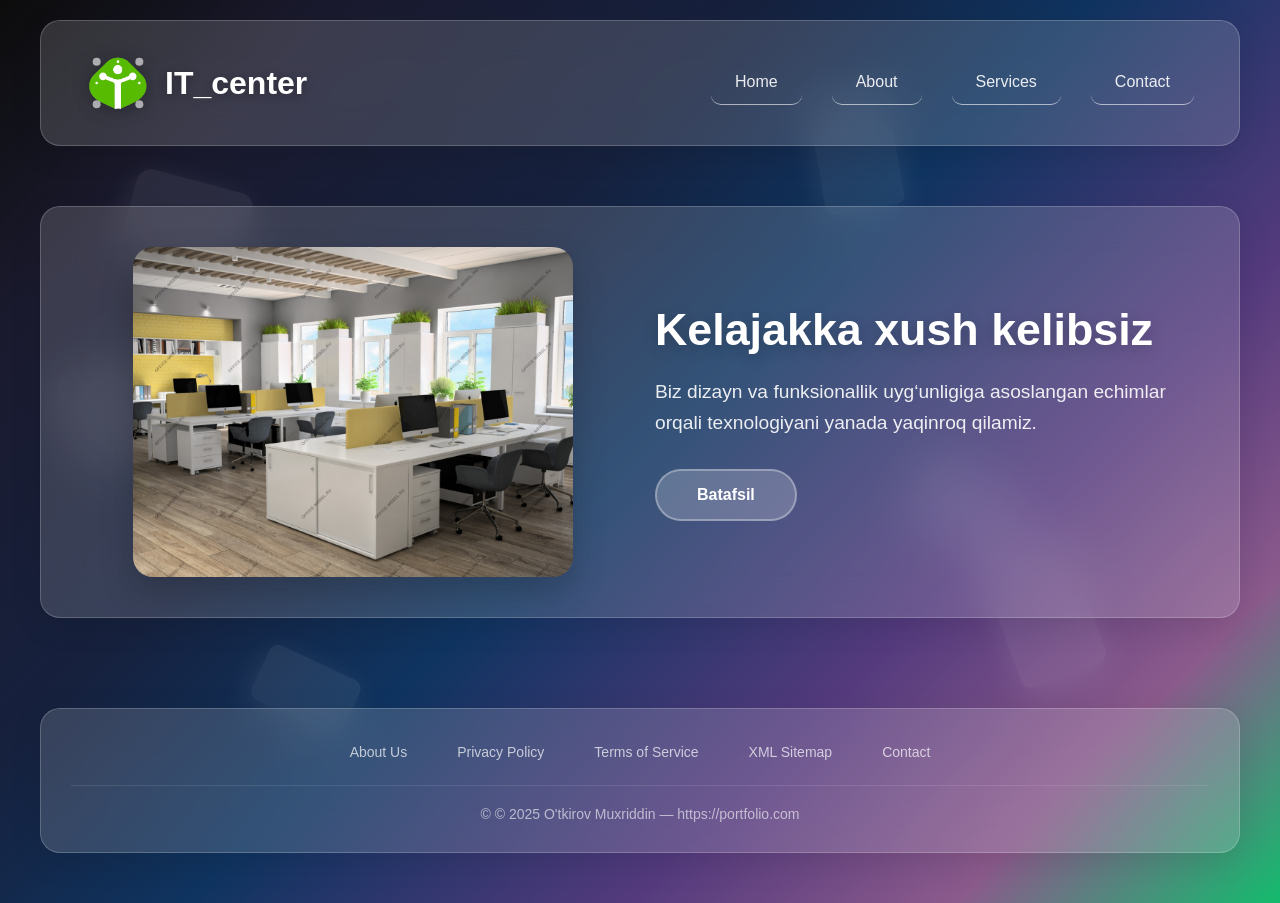
<file: project1 web/backend/public/index.html>
<!DOCTYPE html>
<html lang="en">
<head>
    <meta charset="UTF-8">
    <meta name="viewport" content="width=device-width, initial-scale=1.0">
    <title ds>IT_center</title>
    <head src="./images/removebg.png"></head>
    <link rel="icon" href="./images/removebg.png" type="image/x-icon">
    <link rel="stylesheet" href="style.css">

    <style>
        
    </style>
</head>
<body>
    <div class="bg-shapes">
        <div class="shape"></div>
        <div class="shape"></div>
        <div class="shape"></div>
        <div class="shape"></div>
        <div class="shape"></div>
        <div class="shape"></div>
    </div>

    <!-- SINGLE NAVIGATION HEADER -->
    <header>
        <div class="container">
            <nav class="glass">
                <div class="logo" onclick="showPage('home')">
                    <div class="logo-icon">
                        <svg viewBox="0 0 48 48" fill="white" xmlns="http://www.w3.org/2000/svg">
                             <!-- Rasm qo'shish -->
                            <image href="./images/removebg.png" x="0" y="0" width="48" height="48" />
                        
                            <!-- Small accent dots -->
                            <circle cx="24" cy="8" r="1" opacity="1"/>
                            <circle cx="8" cy="24" r="1" opacity="0.9"/>
                            <circle cx="40" cy="24" r="1" opacity="0.9"/>
                            <!-- Tiny corner dots -->
                            <circle cx="8" cy="8" r="3" opacity="0.6"/>
                            <circle cx="40" cy="8" r="3" opacity="0.6"/>
                            <circle cx="8" cy="40" r="3" opacity="0.6"/>
                            <circle cx="40" cy="40" r="3" opacity="0.6"/>
                        </svg>
                    </div>
                    <span>IT_center</span>
                </div>
                <div class="nav-links">
                    <a href="#" onclick="showPage('home')" class="active">Home</a>
                    <a href="#" onclick="showPage('about')">About</a>
                    <a href="#" onclick="showPage('services')">Services</a>
                    <a href="#" onclick="showPage('contact')">Contact</a>
                </div>
            </nav>
        </div>
    </header>

    <!-- HOME PAGE -->
    <div id="home" class="page active">
        <div class="container">
            <div class="content-wrapper">
                <section class="hero glass">
                    <div class="hero-image">
                        <img src="./images/public-comfort-belyy-_-zheltyy-ekran-_-2.jpg" alt="Modern Technology Interaction" />
                    </div>
                    <div class="hero-content">
                        <h1>Kelajakka xush kelibsiz</h1>
                        <p>Biz dizayn va funksionallik uyg‘unligiga asoslangan echimlar orqali texnologiyani yanada yaqinroq qilamiz.</p>
                        <a href="#" class="cta-button" onclick="showPage('about')">Batafsil</a>
                    </div>
                </section>
            </div>
        </div>
    </div>

    <!-- ABOUT PAGE -->
    <div id="about" class="page">
        <div class="container">
            <div class="content-wrapper">
                <section class="about-content">
                    <div class="about-text glass">
                        <h2>Bizning Vizyonimiz Haqida</h2>
                        <p>IT Park raqamli innovatsiyalar markazi sifatida, inson uchun qulay, estetik va funksional texnologiyalarni yaratishga intiladi.</p>
                        <p>Biz har bir loyiha orqali shakl va mazmunni uyg‘unlashtirgan, chuqur o‘ylangan dizayn va ilg‘or texnologiyalar asosidagi yechimlar taqdim etamiz.</p>
                        <p>Maqsadimiz — O‘zbekistonni global IT xaritasida porlatish va yangi avlod raqamli imkoniyatlarini ochishdir.</p>
                    </div>
                    <div class="stats">
                        <div class="stat-card glass">
                            <div class="stat-number">30+</div>
                            <div class="stat-label">Guruhlar Yakunlandi</div>
                        </div>
                        <div class="stat-card glass">
                            <div class="stat-number">100+</div>
                            <div class="stat-label">Baxtli Mijozlar</div>
                        </div>
                        <div class="stat-card glass">
                            <div class="stat-number">5</div>
                            <div class="stat-label">Yillar Tajribasi</div>
                        </div>
                        <div class="stat-card glass">
                            <div class="stat-number">24/7</div>
                            <div class="stat-label">Qo'llab-Quvvatlash Mavjud</div>
                        </div>
                    </div>
                </section>

                <section class="team-section">
                    <h2>Jamoamiz Bilan Tanishing</h2>
                        <div class="team-member1 glass">
                            <div class="team-avatar">👨‍💻</div>
                            <h3>Professional Teacher</h3>
                            <p class="role">CEO & Founder</p>
                            <p class="bio">Visionary leader with 15+ years in digital innovation, driving our mission to create exceptional user experiences.</p>
                            <div class="team-social">
                                <a href="#" title="Email">📧</a>
                                <a href="#" title="LinkedIn">💼</a>
                                <a href="#" title="Twitter">🐦</a>
                            </div>
                        </div>
                </section>
            </div>
        </div>
    </div>

    <!-- SERVICES PAGE -->
    <div id="services" class="page">
        <div class="container">
            <div class="content-wrapper">
                <section class="hero glass">
                    <h1>Bizning Xizmatlar</h1>
                    <p>Zamonaviy texnologiyalar bo‘yicha amaliy ta’lim — IT sohasidagi ilk qadamlaringiz biz bilan boshlanadi.</p>
                </section>

                <section class="services-grid">

                    <div class="service-card glass">
                        <div class="service-header">
                            <div class="service-icon">💻</div>
                        <h3>Web Developer</h3>
                        <h3> / </h3>
                        <a href="./frontend.html"><h3>Frontend Developer</h3></a>
                        <!-- <a href="#" onclick="showPage('')">About Us</a> -->
                            </div>
                            <p>Build fast, secure, and scalable websites using the latest web technologies and best practices.</p>
                            <ul class="service-features">📱
                                <li>Frontend Development</li>
                                <li>Performance Optimization</li>
                                <li>SEO Implementation</li>
                                    <li>HTML, CSS, JavaScript – interaktiv saytlar yaratish</li>
                                    <li>React, Vue, SASS, Material UI, Tailwind CSS – zamonaviy UI yaratish</li>
                                    <li>API, GitHub, Docker, CI/CD – haqiqiy loyihalarda foydalanish</li>
                                    <li>ChatGPT, AI bilan dasturlash – kelajak texnologiyalari!</li>
                                
                                <li>Amaliy loyihalar tayyorlab, portfolio tuzasiz!</li>
                                <br>
                                <hr>
                                <br>
                                <li> Ro‘yxatdan o‘tish uchun: 👉 @Teachername</li>
                                <li> Savollar uchun: 📞 +99812-112-12-12</li>
                                <li>📍 Manzil: IT center</li>
                            </ul>
                    </div>
                        <div class="service-card glass">
                            <div class="service-header">
                                <div class="service-icon">💻</div>
                            <h3>Web Developer</h3>
                            <h3> / </h3>
                            <h3>Backend Developer</h3>
                            </div>
                            <p>Build fast, secure, and scalable websites using the latest web technologies and best practices.</p>
                            <ul class="service-features">📱
                                <li>Backend Integration</li>
                                <li>Performance Optimization</li>
                                <li>SEO Implementation</li>
                                    <li>Node.js, Express, Next.js – kuchli backend dasturlash</li>
                                    <li>MongoDB, MySQL, Firebase – ma’lumotlar bazasi bilan ishlash</li>
                                    <li>API, GitHub, Docker, CI/CD – haqiqiy loyihalarda foydalanish</li>
                                    <li>ChatGPT, AI bilan dasturlash – kelajak texnologiyalari!</li>
                                
                                <li>Amaliy loyihalar tayyorlab, portfolio tuzasiz!</li>
                                <br>
                                <hr>
                                <br>
                                <li> Ro‘yxatdan o‘tish uchun: 👉 @Inogomov</li>
                                <li> Savollar uchun: 📞 +99812-112-12-12</li>
                                <li>📍 Manzil:IT center</li>
                            </ul>
                        </div>

                        <div class="team-member glass">
                            <div class="team-avatar">👨‍💻</div>
                            <h3>Professional Teacher</h3>
                            <p class="role">Creative Director</p>
                            <p class="bio">Visionary leader with 15+ years in digital innovation, driving our mission to create exceptional user experiences.</p>
                            <div class="team-social">
                                <a href="#" title="Email">📧</a>
                                <a href="#" title="LinkedIn">💼</a>
                                <a href="#" title="Portfolio">🎨</a>
                            </div>
                            <!-- <h1> </h1> -->
                            <h1>🡇</h1>
                        </div> 
                </section>
            </div>
        </div>
    </div>

    <!-- frontend page -->
 
    

    <!-- CONTACT PAGE -->
    <div id="contact" class="page">
        <div class="container">
            <div class="content-wrapper">
                <section class="contact-grid">
             <div class="contact-form glass">
            <h2>Get In Touch</h2>
            <form id="contactForm">
                <div class="form-group">
                <label for="name">Full Name</label>
                <input type="text" id="name" name="name" placeholder="Enter your full name" required>
                </div>
                <div class="form-group">
                <label for="email">Email Address</label>
                <input type="email" id="email" name="email" placeholder="Enter your email" required>
                </div>
                <div class="form-group">
                <label for="subject">Subject</label>
                <input type="text" id="subject" name="subject" placeholder="What's this about?" required>
                </div>
                <div class="form-group">
                <label for="message">Message</label>
                <textarea id="message" name="message" placeholder="Tell us about your project..." required></textarea>
                </div>
                <button type="submit" class="cta-button">Send Message</button>
            </form>
            <p id="responseMessage" style="margin-top: 15px;"></p>
            </div>
                    <div class="contact-info glass">
                        <h2 >Contact Information</h2>
                        
                        <div class="contact-item">
                            <div class="contact-item-icon">📧</div>
                            <div class="contact-item-text">
                                <h4>Email</h4>
                                <p>@Tech</p>
                            </div>
                        </div>

                        <div class="contact-item">
                            <div class="contact-item-icon">📞</div>
                            <div class="contact-item-text">
                                <h4>Phone</h4>
                                <p>+99812-112-12-12</p>
                            </div>
                        </div>

                        <div class="contact-item">
                            <div class="contact-item-icon">📍</div>
                            <div class="contact-item-text">
                                <h4>Address</h4>
                                <p>IT center</p>
                            </div>
                        </div>

                        <div class="contact-item">
                            <div class="contact-item-icon">🕒</div>
                            <div class="contact-item-text">
                                <h4>Ish Soatlari</h4>
                                <p>Du-Ju: 9AM-6PM<br>Shan: 10AM-4PM</p>
                            </div>
                        </div>
                    </div>
                </section>

                <section class="contact-map-section">
                    <div class="contact-map glass">
                        <h2>Find Us</h2>
                        <div class="map-container">
                            <div class="map-placeholder">
                                <div class="map-placeholder-icon">        
                                        <iframe src="https://www.google.com/maps/embed?pb=!1m14!1m8!1m3!1d1498.840101457933!2d69.6816139!3d41.294064!3m2!1i1024!2i768!4f13.1!3m3!1m2!1s0x38afabb5dfc207b3%3A0x9d0543b36ee95c2d!2sParkent%20Uztelecom!5e0!3m2!1sru!2s!4v1759484389993!5m2!1sru!2s" width="1100" height="550" style="border:10;" allowfullscreen="" loading="lazy" referrerpolicy="no-referrer-when-downgrade"></iframe>
                                </div>
                            </div>
                        </div>
                    </div>
                </section>
            </div>
        </div>
    </div>

<!-- Footer -->
<div id="footer">
  <div class="container">
    <footer class="glass">
      <div class="footer-content">
        <div class="footer-links">
          <a href="#" onclick="showPage('about')">About Us</a>
          <a href="#" onclick="showPage('about')">Privacy Policy</a>
          <a href="#" onclick="showPage('about')">Terms of Service</a>
          <a href="#" onclick="showPage('contact')">XML Sitemap</a>
          <a href="#" onclick="showPage('contact')">Contact</a>
        </div>
        <div class="copyright">
          &copy; © 2025 O'tkirov Muxriddin — https://portfolio.com
        </div>
      </div>
    </footer>
  </div>
</div>

<script src="script.js"></script>
</body>
</html>
</file>
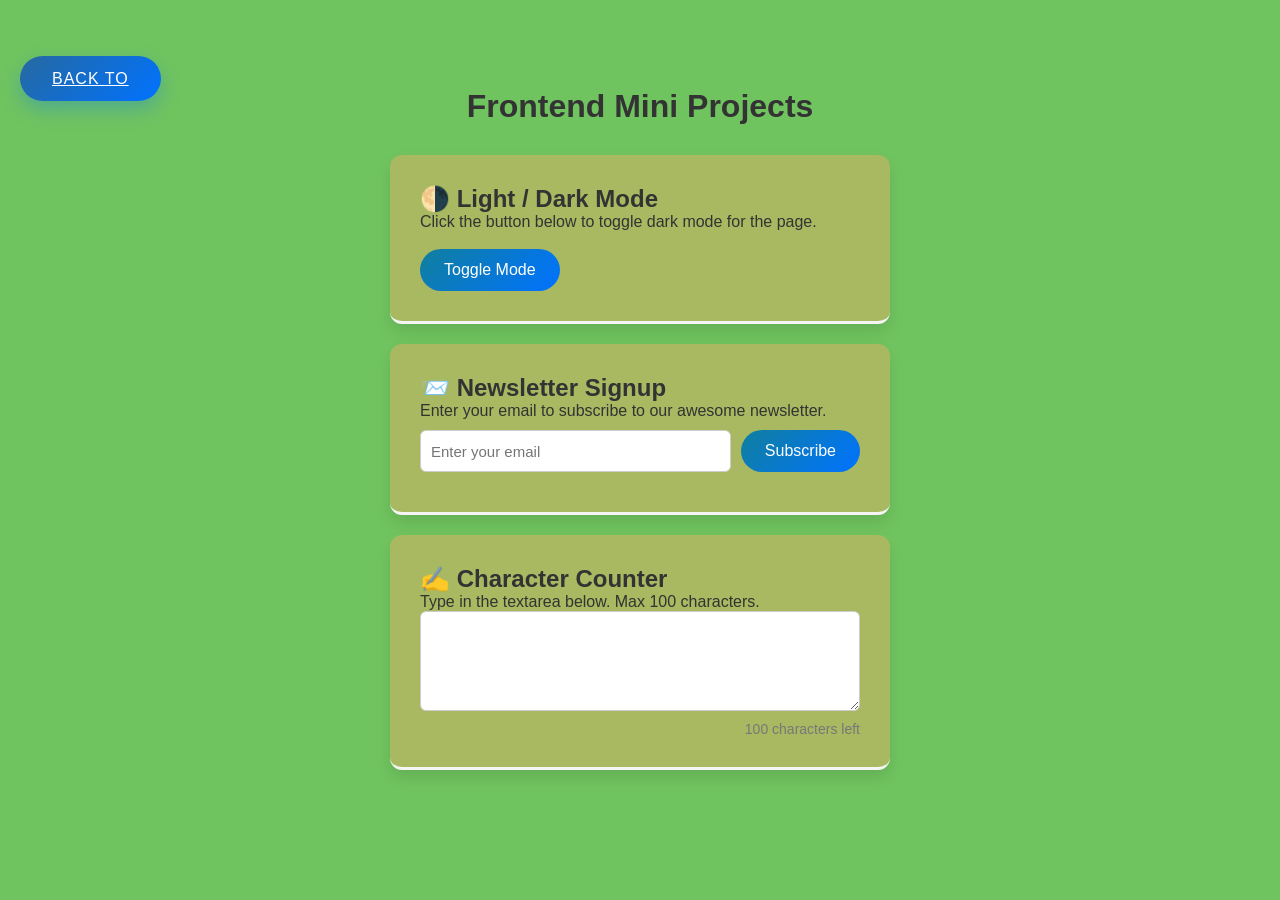
<file: project1 web/backend/public/frontend.html>
<!DOCTYPE html>
<html lang="en">
<head>
  <meta charset="UTF-8" />
  <meta name="viewport" content="width=device-width, initial-scale=1.0"/>
  <title>Frontend Mini Projects</title>
  <style>
    .ideal-button {
      background: linear-gradient(135deg, #2669a0, #0072ff);
      color: white;
      padding: 14px 32px;
      font-size: 16px;
      border: none;
      border-radius: 50px;
      cursor: pointer;
      box-shadow: 0 8px 20px rgba(0, 114, 255, 0.3);
      transition: all 0.3s ease;
      letter-spacing: 1px;
    }
    * {
      box-sizing: border-box;
      margin: 0;
      padding: 0;
    } 
    body {
      font-family: 'Segoe UI', sans-serif;
      background-color: #70c45f;
      color: #333;
      padding: 40px 20px;
    }
    h1 {
      text-align: center;
      margin-bottom: 30px;
    }
    .project {
      background: rgb(168, 185, 97);
      border-radius: 12px;
      box-shadow: 0 8px 16px rgba(0,0,0,0.1);
      padding: 30px;
      margin: 20px auto;
      max-width: 500px;
    }
    .project:not(:last-child) {
      border-bottom: 3px solid #f5f5f5;
    }

    /* Button style*/
    .btn {
      background: linear-gradient(135deg, #107f9e, #0072ff);
      color: white;
      padding: 12px 24px;
      font-size: 16px;
      border: none;
      border-radius: 30px;
      cursor: pointer;
      transition: 0.3s;
    }

    .btn:hover {
      transform: translateY(-3px);
      box-shadow: 0 6px 12px rgba(0, 114, 255, 0.3);
    }

    /* Toggle project */
    .dark-mode {
      background-color: #021404;
      color: #fff;
    }

    /* Newsletter project */
    .newsletter {
      display: flex;
      gap: 10px;
      margin-top: 10px;
    }

    .newsletter input[type="email"] {
      flex: 1;
      padding: 10px;
      border-radius: 6px;
      border: 1px solid #ccc;
      font-size: 15px;
    }

    /* Character counter project */
    textarea {
      width: 100%;
      height: 100px;
      padding: 12px;
      font-size: 16px;
      border-radius: 6px;
      border: 1px solid #ccc;
      resize: vertical;
    }

    .counter {
      text-align: right;
      margin-top: 6px;
      color: #777;
      font-size: 14px;
    }
  </style>
</head>
<body>
    <h1></h1>
    <a href="./index.html"class="ideal-button">BACK TO</a>
    
    <a href="#" onclick="showPage('')"></a>

  <h1>Frontend Mini Projects</h1>

  <!-- 1. Light/Dark Mode Toggle -->
  <div class="project">
    <h2>🌗 Light / Dark Mode</h2>
    <p>Click the button below to toggle dark mode for the page.</p>
    <br>
    <button class="btn" onclick="toggleDarkMode()">Toggle Mode</button>
  </div>

  <!-- 2. Newsletter Form -->
  <div class="project">
    <h2>📨 Newsletter Signup</h2>
    <p>Enter your email to subscribe to our awesome newsletter.</p>
    <div class="newsletter">
      <input type="email" id="emailInput" placeholder="Enter your email" />
      <button class="btn" onclick="subscribe()">Subscribe</button>
    </div>
    <p id="subscribeMessage" style="margin-top:10px; color:green;"></p>
  </div>

  <!-- 3. Character Counter -->
  <div class="project">
    <h2>✍️ Character Counter</h2>
    <p>Type in the textarea below. Max 100 characters.</p>
    <textarea id="textArea" maxlength="100" oninput="updateCounter()"></textarea>
    <div class="counter"><span id="charCount">100</span> characters left</div>
  </div>

  <script>
    // 1. Toggle Dark Mode
    function toggleDarkMode() {
      document.body.classList.toggle('dark-mode');
    }

    // 2. Newsletter Subscribe
    function subscribe() {
      const email = document.getElementById('emailInput').value;
      const message = document.getElementById('subscribeMessage');
      if (email.includes('@') && email.includes('.')) {
        message.textContent = "✅ Subscribed successfully!";
        message.style.color = "green";
      } else {
        message.textContent = "❌ Please enter a valid email.";
        message.style.color = "red";
      }
    }

    // 3. Character Counter
    function updateCounter() {
      const max = 100;
      const current = document.getElementById('textArea').value.length;
      document.getElementById('charCount').textContent = max - current;
    }
  </script>

</body>
</html>
</file>
<file: project1 web/backend/public/style.css>
@charset "utf-8";

* {
    margin: 0;
    padding: 0;
    box-sizing: border-box;
    button[type="submit"] {
        font-family: inherit;
        font-size: 16px;
    }
}
body {
    font-family: "Segoe UI", Tahoma, Geneva, Verdana, sans-serif;
    background: linear-gradient(
        135deg,
        #0c0c0c 0%,
        #1a1a2e 15%,
        #16213e 35%,
        #0f3460 50%,
        #533a7d 70%,
        #8b5a8c 85%,
        #13bb6d 100%
    );
    min-height: 100%;
    overflow-x: hidden;

}
/* Animated background elements */
.bg-shapes {
    position: fixed;
    top: 0;
    left: 0;
    width: 100%;
    height: 100%;
    z-index: -1;
    overflow: hidden;
}
.shape {
    position: absolute;
    background: rgba(255, 255, 255, 0.08);
    animation: float 6s ease-in-out infinite;
    box-shadow: 0 8px 32px rgba(255, 255, 255, 0.1);
}
.shape:nth-child(1) {
    width: 120px;
    height: 80px;
    border-radius: 15px;
    top: 20%;
    left: 10%;
    animation-delay: 0s;
    transform: rotate(15deg);
}
.shape:nth-child(2) {
    width: 90px;
    height: 140px;
    border-radius: 12px;
    top: 60%;
    right: 15%;
    animation-delay: 2s;
    transform: rotate(-20deg);
}
.shape:nth-child(3) {
    width: 100px;
    height: 60px;
    border-radius: 10px;
    bottom: 20%;
    left: 20%;
    animation-delay: 4s;
    transform: rotate(25deg);
}
.shape:nth-child(4) {
    width: 80px;
    height: 120px;
    border-radius: 8px;
    top: 10%;
    right: 30%;
    animation-delay: 1s;
    transform: rotate(-10deg);
}
.shape:nth-child(5) {
    width: 110px;
    height: 70px;
    border-radius: 14px;
    bottom: 40%;
    right: 20%;
    animation-delay: 3s;
    transform: rotate(30deg);
}
.shape:nth-child(6) {
    width: 95px;
    height: 95px;
    border-radius: 20px;
    top: 40%;
    left: 5%;
    animation-delay: 5s;
    transform: rotate(-15deg);
}
@keyframes float {
    0%,
    100% {
        transform: translateY(0px) rotate(var(--start-rotation, 0deg));
    }
    50% {
        transform: translateY(-20px)
            rotate(calc(var(--start-rotation, 0deg) + 180deg));
    }
}
/* Glass container styles */
.glass {
    background: rgba(255, 255, 255, 0.15);
    backdrop-filter: blur(20px);
    border: 1px solid rgba(255, 255, 255, 0.2);
    border-radius: 20px;
    box-shadow: 0 8px 32px rgba(0, 0, 0, 0.1);
    transition: all 0.3s ease;
    position: relative;
    overflow: hidden;
}
.glass:hover {
    background: rgba(255, 255, 255, 0.2);
    transform: translateY(-5px);
    box-shadow: 0 15px 45px rgba(0, 0, 0, 0.15);
}
/* Header styles */
header {
    padding: 20px;
}
.container {
    max-width: 1200px;
    margin: 0 auto;
}
/* Navigation styles */
nav {
    display: flex;
    justify-content: space-between;
    align-items: center;
    padding: 30px 45px;
}
.logo {
    font-size: 32px;
    font-weight: bold;
    color: white;
    text-shadow: 0 2px 10px rgba(0, 0, 0, 0.3);
    display: flex;
    align-items: center;
    gap: 15px;
    cursor: pointer;
}
.logo-icon {
    width: 64px;
    height: 64px;
    display: flex;
    align-items: center;
    justify-content: center;
}
.logo-icon svg {
    width: 100%;
    height: 100%;
    filter: drop-shadow(0 2px 8px rgba(0, 0, 0, 0.3));
    transition: all 0.3s ease;
}
.logo:hover .logo-icon svg {
    transform: scale(1.1) translateY(-2px);
    filter: drop-shadow(0 4px 12px rgba(255, 255, 255, 0.4));
}
.nav-links {
    display: flex;
    gap: 30px;
}
.nav-links a {
    color: rgba(255, 255, 255, 0.9);
    text-decoration: none;
    font-weight: 500;
    transition: all 0.3s ease;
    padding: 12px 24px 13px 24px;
    border-radius: 10px;
    cursor: pointer;
    font-size: 16px;
	border-bottom: 1px solid rgba(255, 255, 255, 0.6);
}
.nav-links a:hover,
.nav-links a.active {
    color: white;
    background: rgba(255, 255, 255, 0.1);
    text-shadow: 0 0 10px rgba(255, 255, 255, 0.5);
}
/* Page system home height,width*/
.page {
    display: none;
    min-height: 80vh;
    padding: 40px 20px 20px;
}
.page.active {
    display: block;
}
/* Content wrapper to contain page content */
.content-wrapper {
    min-height: calc(100vh - 500px);
}
/* Home page styles */
.hero {
    display: grid;
    grid-template-columns: 1fr 1fr;
    gap: 30px;
    align-items: center;
    padding: 40px 40px;
    margin-bottom: 40px;
}
.hero-image {
    display: flex;
    justify-content: center;
    align-items: center;
}
.hero-image img {
    width: 100%;
    max-width: 440px;
    height: auto;
    border-radius: 20px;
    box-shadow: 0 15px 35px rgba(0, 0, 0, 0.2);
}
.hero-content {
    text-align: left;
}
.hero h1 {
    font-size: 2.8rem;
    color: white;
    margin-bottom: 20px;
    text-shadow: 0 4px 15px rgba(0, 0, 0, 0.2);
    line-height: 1.2;
}
.hero p {
    font-size: 1.2rem;
    color: rgba(255, 255, 255, 0.9);
    margin-bottom: 30px;
    line-height: 1.6;
}
.cta-button {
    display: inline-block;
    padding: 15px 40px;
    background: rgba(255, 255, 255, 0.2);
    color: white;
    text-decoration: none;
    border-radius: 50px;
    font-weight: 600;
    font-family: "Segoe UI", Tahoma, Geneva, Verdana, sans-serif;
    transition: all 0.3s ease;
    border: 2px solid rgba(255, 255, 255, 0.3);
    cursor: pointer;
}
.cta-button:hover {
    background: rgba(255, 255, 255, 0.3);
    transform: translateY(-3px);
    box-shadow: 0 10px 25px rgba(0, 0, 0, 0.2);
}
button[type="submit"] {
    font-family: inherit;
    font-size: 16px;
}
.features {
    display: grid;
    grid-template-columns: repeat(auto-fit, minmax(300px, 1fr));
    gap: 30px;
    margin-bottom: 40px;
}
.feature-card {
    padding: 40px 30px;
    text-align: center;
    color: white;
}
.feature-icon {
    width: 60px;
    height: 60px;
    margin: 0 auto 20px;
    background: rgba(255, 255, 255, 0.2);
    border-radius: 50%;
    display: flex;
    align-items: center;
    justify-content: center;
    font-size: 24px;
}
.feature-card h3 {
    font-size: 1.5rem;
    margin-bottom: 15px;
    color: white;
}
.feature-card p {
    color: rgba(255, 255, 255, 0.8);
    line-height: 1.6;
}
/* About page styles */
.about-content {
    display: grid;
    grid-template-columns: 1fr 1fr;
    gap: 40px;
    margin-bottom: 40px;
    align-items: center;
}
.about-text {
    padding: 40px;
    color: white;
}
.about-text h2 {
    font-size: 2.5rem;
    margin-bottom: 20px;
    text-shadow: 0 2px 10px rgba(0, 0, 0, 0.3);
}
.about-text p {
    font-size: 1.1rem;
    line-height: 1.8;
    color: rgba(255, 255, 255, 0.9);
    margin-bottom: 20px;
}
.stats {
    display: grid;
    grid-template-columns: repeat(auto-fit, minmax(200px, 1fr));
    gap: 30px;
    margin-bottom: 60px;
}
.stat-card {
    text-align: center;
    padding: 30px;
    color: white;
}
.stat-number {
    font-size: 3rem;
    font-weight: bold;
    color: white;
    text-shadow: 0 2px 10px rgba(0, 0, 0, 0.3);
}
.stat-label {
    font-size: 1.1rem;
    color: rgba(255, 255, 255, 0.8);
    margin-top: 10px;
}
/* Team section styles */
.team-section {
    margin-bottom: 60px;
}
.team-section h2 {
    font-size: 2.5rem;
    color: white;
    text-align: center;
    margin-bottom: 50px;
    text-shadow: 0 2px 10px rgba(0, 0, 0, 0.3);
}

.team-member {
    padding: 30px;
    text-align: center;
    color: white;
    transition: all 0.3s ease;
    justify-content: center;
    display: flex;
    flex-direction: column;
    align-items: center;
    grid-area: card1;
}
.team-member1 {
    padding: 50px 10px;
    width: 800px;
    margin-left: 200px;
    text-align: center;
    color: white;
    transition: all 0.3s ease;
    display: flex;
    flex-direction: column;
    align-items: center;
    grid-area: card1;
}
.team-member,.team-member1:hover {
    transform: translateY(-10px);
}
.team-avatar {
    width: 120px;
    height: 120px;
    background: rgba(255, 255, 255, 0.2);
    border-radius: 50%;
    margin: 0 auto 20px;
    display: flex;
    align-items: center;
    justify-content: center;
    font-size: 48px;
    backdrop-filter: blur(10px);
    border: 3px solid rgba(255, 255, 255, 0.3);
    transition: all 0.3s ease;
}
.team-member,.team-member1:hover .team-avatar {
    border-color: rgba(255, 255, 255, 0.5);
    transform: scale(1.0);
    background: rgba(255, 255, 255, 0.25);
}
.team-member,.team-member1 h3 {
    font-size: 1.4rem;
    margin-bottom: 8px;
    color: white;
}
.team-member ,.team-member1.role {
    font-size: 1rem;
    color: rgba(255, 255, 255, 0.7);
    margin-bottom: 15px;
}
.team-member,.team-member1 .bio {
    font-size: 0.9rem;
    line-height: 1.6;
    color: rgba(255, 255, 255, 0.8);
    margin-bottom: 20px;
}
.team-social {
    display: flex;
    justify-content: center;
    gap: 35px;
}
.team-social a {
    width: 36px;
    height: 36px;
    background: rgba(255, 255, 255, 0.1);
    border-radius: 50%;
    display: flex;
    align-items: center;
    justify-content: center;
    color: rgba(255, 255, 255, 0.8);
    text-decoration: none;
    transition: all 0.3s ease;
    backdrop-filter: blur(10px);
    border: 1px solid rgba(255, 255, 255, 0.2);
}
.team-social a:hover {
    background: rgba(255, 255, 255, 0.2);
    transform: translateY(-3px);
    color: white;
}
/* Services page styles */
.services-grid {
    display: grid;
    grid-template-columns: repeat(2, 1fr); /* 2 ta ustun */
    gap: 30px 40px;
    grid-template-areas:
        "card1 card1"
        "card2 card3";
}
.service-card {
    padding: 40px 30px;
    color: white;
    text-align: left;
}
.service-header {
    display: flex;
    align-items: center;
    margin-bottom: 20px;
}
.service-icon {
    width: 50px;
    height: 50px;
    background: rgba(255, 255, 255, 0.2);
    border-radius: 10px;
    display: flex;
    align-items: center;
    justify-content: center;
    font-size: 20px;
    margin-right: 15px;
}
.service-card h3 {
    font-size: 1.4rem;
    color: white;
}
.service-card p {
    color: rgba(255, 255, 255, 0.8);
    line-height: 1.6;
    margin-bottom: 20px;
}
.service-features {
    list-style: none;
}
.service-features li {
    color: rgba(255, 255, 255, 0.7);
    margin-bottom: 8px;
    padding-left: 20px;
    position: relative;
}
.service-features li:before {
    content: "✓";
    position: absolute;
    left: 0;
    color: rgba(255, 255, 255, 0.9);
}
/* Contact page styles */
.contact-grid {
    display: grid;
    grid-template-columns: 1fr 1fr;
    gap: 40px;
    margin-bottom: 40px;
}
.contact-map-section {
    margin-top: 40px;
}
.contact-form {
    padding: 40px;
}
.contact-form h2 {
    color: white;
    font-size: 2rem;
    margin-bottom: 30px;
    text-shadow: 0 2px 10px rgba(0, 0, 0, 0.3);
}
.form-group {
    margin-bottom: 20px;
}
.form-group label {
    display: block;
    color: rgba(255, 255, 255, 0.9);
    margin-bottom: 8px;
    font-weight: 500;
}
.form-group input,
.form-group textarea {
    width: 100%;
    padding: 15px;
    background: rgba(255, 255, 255, 0.1);
    border: 1px solid rgba(255, 255, 255, 0.2);
    border-radius: 10px;
    color: white;
    font-size: 16px;
    font-family: "Segoe UI", Tahoma, Geneva, Verdana, sans-serif;
    backdrop-filter: blur(10px);
    transition: all 0.3s ease;
}
.form-group input:focus,
.form-group textarea:focus {
    outline: none;
    background: rgba(255, 255, 255, 0.15);
    border-color: rgba(255, 255, 255, 0.4);
    box-shadow: 0 0 20px rgba(255, 255, 255, 0.1);
}
.form-group input::placeholder,
.form-group textarea::placeholder {
    color: rgba(255, 255, 255, 0.6);
}
.form-group textarea {
    height: 120px;
    resize: vertical;
    line-height: 1.5;
}
.contact-info {
    padding: 40px;
    color: white;
}
.contact-info h2 {
    font-size: 2rem;
    margin-bottom: 30px;
    text-shadow: 0 2px 10px rgba(0, 0, 0, 0.3);
}
.contact-item {
    display: flex;
    align-items: center;
    margin-bottom: 25px;
}
.contact-item-icon {
    width: 40px;
    height: 40px;
    background: rgba(255, 255, 255, 0.2);
    border-radius: 10px;
    display: flex;
    align-items: center;
    justify-content: center;
    margin-right: 15px;
    font-size: 18px;
}
.contact-item-text h4 {
    color: white;
    margin-bottom: 5px;
}
.contact-item-text p {
    color: rgba(255, 255, 255, 0.8);
}
.contact-map {
    padding: 40px;
    color: white;
    width: 100%;
}
.contact-map h2 {
    font-size: 2rem;
    margin-bottom: 30px;
    text-shadow: 0 2px 10px rgba(0, 0, 0, 0.3);
    text-align: center;
}
.map-container {
    width: 100%;
    height: 500px;
    background: rgba(255, 255, 255, 0.1);
    border-radius: 15px;
    border: 1px solid rgba(255, 255, 255, 0.2);
    overflow: hidden;
    position: relative;
    backdrop-filter: blur(10px);
}
.map-placeholder {
    width: 100%;
    height: 100%;
    display: flex;
    align-items: center;
    justify-content: center;
    flex-direction: column;
    color: rgba(255, 255, 255, 0.8);
    text-align: center;
}
.map-placeholder-icon {
    font-size: 64px;
    margin-bottom: 20px;
    opacity: 0.7;
}
.map-placeholder p {
    margin: 8px 0;
    font-size: 16px;
}
.map-placeholder .address {
    font-size: 18px;
    font-weight: 600;
    margin-bottom: 20px;
}
.map-placeholder .integration-note {
    font-size: 14px;
    opacity: 0.6;
    margin-top: 20px;
}
/* Footer styles */
#footer {
    margin-top: 60px;
    padding: 30px 0;
}
.footer-content {
    padding: 30px;
    text-align: center;
    color: rgba(255, 255, 255, 0.8);
}
.footer-links {
    display: flex;
    justify-content: center;
    gap: 30px;
    margin-bottom: 20px;
    flex-wrap: wrap;
}
.footer-links a {
    color: rgba(255, 255, 255, 0.7);
    text-decoration: none;
    font-size: 14px;
    transition: color 0.3s ease;
    padding: 5px 10px;
}
.footer-links a:hover {
    color: white;
    text-shadow: 0 0 10px rgba(255, 255, 255, 0.5);
}
.copyright {
    font-size: 14px;
    color: rgba(255, 255, 255, 0.6);
    border-top: 1px solid rgba(255, 255, 255, 0.1);
    padding-top: 20px;
}
.copyright a {
	color: rgba(255, 255, 255, 0.6);
	text-decoration: none;
}
/* Responsive design */
@media (max-width: 1024px) {
    .team-grid {
        grid-template-columns: repeat(2, 1fr);
    }
}
@media (max-width: 1024px) {
    .team-member1 {
        width: 90%;
        margin-left: auto;
        margin-right: auto;
    }
}

@media (max-width: 768px) {
    .team-member1 {
        padding: 30px 10px;
        width: 100%;
        margin-left: 0;
    }
}

@media (max-width: 480px) {
    .team-member1 {
        padding: 20px 5px;
        font-size: 14px;
    }
}

@media (max-width: 768px) {
    /* Adjust padding for mobile */
    .page {
        padding: 30px 20px 20px;
    }
    .content-wrapper {
        min-height: auto;
    }
    .hero {
        grid-template-columns: 1fr;
        text-align: center;
        gap: 20px;
    }
    .hero-content {
        text-align: center;
    }
    .hero h1 {
        font-size: 2.5rem;
    }
    nav {
        flex-direction: column;
        gap: 20px;
        padding: 20px 30px;
    }
    .nav-links {
        gap: 15px;
        justify-content: center;
        flex-direction: column;
        align-items: center;
    }
    .nav-links a {
        display: block;
        text-align: center;
        width: 100%;
        max-width: 200px;
        font-size: 14px;
        padding: 10px 20px;
    }
    .about-content,
    .contact-grid {
        grid-template-columns: 1fr;
    }
    .services-grid {
            
        grid-template-columns: 1fr;
        grid-template-areas:
            "card1"
            "card2"
            "card3";
        gap: 20px 0;
    }
    .team-grid {
        grid-template-columns: 1fr;
        gap: 20px;
    }
    .footer-links {
        gap: 15px;
        flex-direction: column;
    }
    .footer-links a {
        display: block;
        text-align: center;
    }
    button[type="submit"] {
        width: 100%;
    }
    .map-container {
        height: 350px;
    }
    .logo-icon {
        width: 40px;
        height: 40px;
    }
    .logo {
        font-size: 22px;
    }
}
</file>
